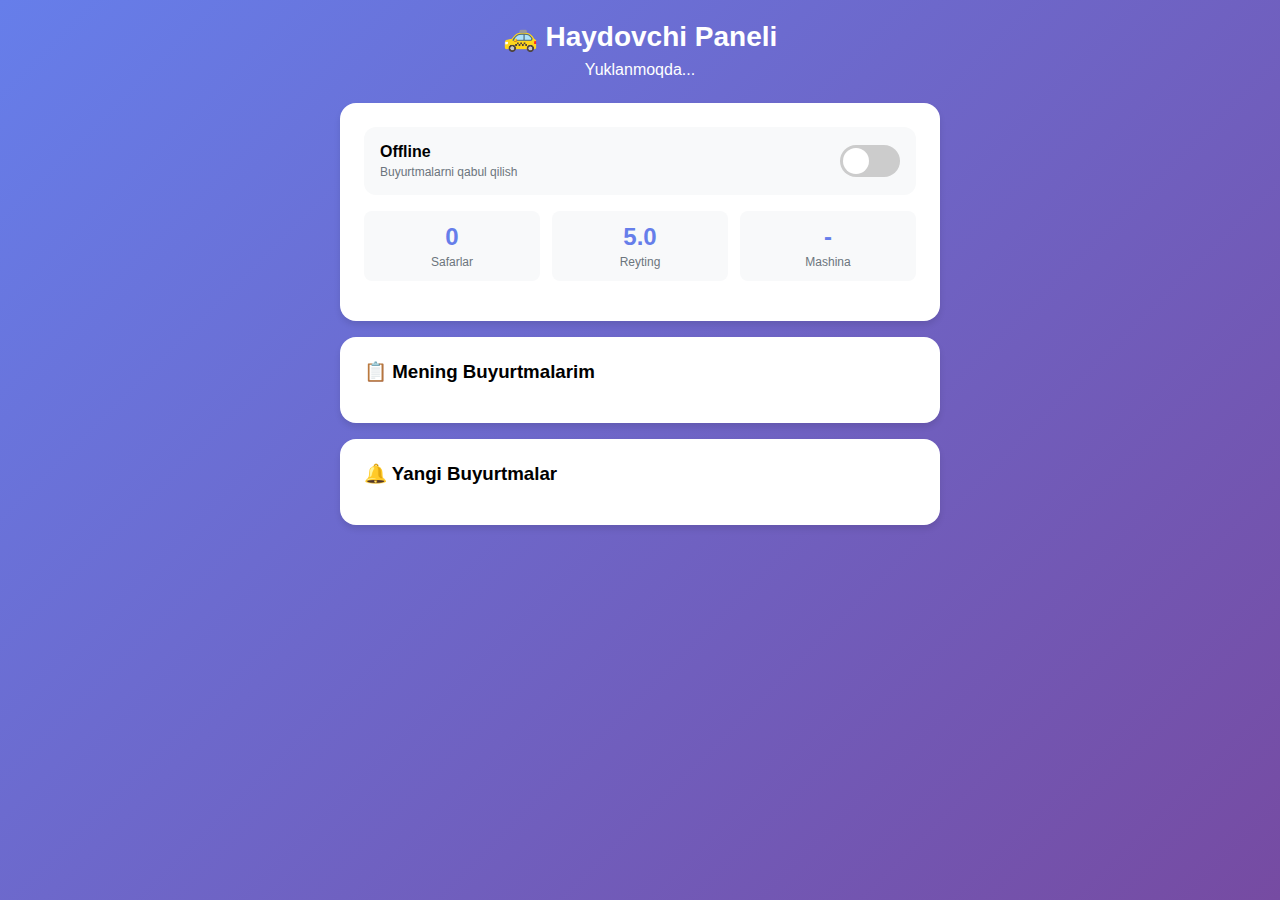
<file: driver.html>
<!DOCTYPE html>
<html lang="uz">
<head>
    <meta charset="UTF-8">
    <meta name="viewport" content="width=device-width, initial-scale=1.0">
    <title>Haydovchi Paneli - Mahalla Taxi</title>
    <link rel="stylesheet" href="https://cdnjs.cloudflare.com/ajax/libs/font-awesome/6.4.0/css/all.min.css">
    <style>
        * {
            margin: 0;
            padding: 0;
            box-sizing: border-box;
        }
        body {
            font-family: -apple-system, BlinkMacSystemFont, 'Segoe UI', Roboto, Oxygen, Ubuntu, Cantarell, sans-serif;
            background: linear-gradient(135deg, #667eea 0%, #764ba2 100%);
            min-height: 100vh;
            padding: 20px;
        }
        .container {
            max-width: 600px;
            margin: 0 auto;
        }
        .card {
            background: white;
            border-radius: 16px;
            padding: 24px;
            margin-bottom: 16px;
            box-shadow: 0 4px 6px rgba(0,0,0,0.1);
        }
        .header {
            text-align: center;
            color: white;
            margin-bottom: 24px;
        }
        .header h1 {
            font-size: 28px;
            margin-bottom: 8px;
        }
        .status-toggle {
            display: flex;
            align-items: center;
            justify-content: space-between;
            padding: 16px;
            background: #f8f9fa;
            border-radius: 12px;
            margin-bottom: 16px;
        }
        .toggle-switch {
            position: relative;
            width: 60px;
            height: 32px;
            background: #ccc;
            border-radius: 32px;
            cursor: pointer;
            transition: 0.3s;
        }
        .toggle-switch.active {
            background: #28a745;
        }
        .toggle-switch::after {
            content: '';
            position: absolute;
            width: 26px;
            height: 26px;
            background: white;
            border-radius: 50%;
            top: 3px;
            left: 3px;
            transition: 0.3s;
        }
        .toggle-switch.active::after {
            left: 31px;
        }
        .order-card {
            border: 2px solid #e9ecef;
            border-radius: 12px;
            padding: 16px;
            margin-bottom: 12px;
            transition: 0.3s;
        }
        .order-card:hover {
            border-color: #667eea;
            box-shadow: 0 2px 8px rgba(102, 126, 234, 0.2);
        }
        .order-header {
            display: flex;
            justify-content: space-between;
            align-items: center;
            margin-bottom: 12px;
        }
        .order-id {
            font-weight: bold;
            color: #667eea;
        }
        .order-price {
            font-size: 20px;
            font-weight: bold;
            color: #28a745;
        }
        .order-info {
            margin: 8px 0;
            color: #495057;
        }
        .order-info i {
            width: 20px;
            color: #667eea;
        }
        .btn {
            width: 100%;
            padding: 12px;
            border: none;
            border-radius: 8px;
            font-size: 16px;
            font-weight: 600;
            cursor: pointer;
            transition: 0.3s;
            margin-top: 8px;
        }
        .btn-accept {
            background: #28a745;
            color: white;
        }
        .btn-accept:hover {
            background: #218838;
        }
        .btn-complete {
            background: #007bff;
            color: white;
        }
        .btn-complete:hover {
            background: #0056b3;
        }
        .btn-cancel {
            background: #dc3545;
            color: white;
        }
        .btn-cancel:hover {
            background: #c82333;
        }
        .empty-state {
            text-align: center;
            padding: 40px 20px;
            color: #6c757d;
        }
        .empty-state i {
            font-size: 48px;
            margin-bottom: 16px;
            opacity: 0.3;
        }
        .stats {
            display: grid;
            grid-template-columns: repeat(3, 1fr);
            gap: 12px;
            margin-bottom: 16px;
        }
        .stat-item {
            text-align: center;
            padding: 12px;
            background: #f8f9fa;
            border-radius: 8px;
        }
        .stat-value {
            font-size: 24px;
            font-weight: bold;
            color: #667eea;
        }
        .stat-label {
            font-size: 12px;
            color: #6c757d;
            margin-top: 4px;
        }
        .loading {
            text-align: center;
            padding: 20px;
            color: #6c757d;
        }
    </style>
</head>
<body>
    <div class="container">
        <div class="header">
            <h1>🚕 Haydovchi Paneli</h1>
            <p id="driver-name">Yuklanmoqda...</p>
        </div>

        <div class="card">
            <div class="status-toggle">
                <div>
                    <strong id="status-text">Offline</strong>
                    <p style="font-size: 12px; color: #6c757d; margin-top: 4px;">Buyurtmalarni qabul qilish</p>
                </div>
                <div class="toggle-switch" id="online-toggle"></div>
            </div>

            <div class="stats">
                <div class="stat-item">
                    <div class="stat-value" id="total-trips">0</div>
                    <div class="stat-label">Safarlar</div>
                </div>
                <div class="stat-item">
                    <div class="stat-value" id="rating">5.0</div>
                    <div class="stat-label">Reyting</div>
                </div>
                <div class="stat-item">
                    <div class="stat-value" id="car-type">-</div>
                    <div class="stat-label">Mashina</div>
                </div>
            </div>
        </div>

        <div class="card">
            <h3 style="margin-bottom: 16px;">📋 Mening Buyurtmalarim</h3>
            <div id="my-orders"></div>
        </div>

        <div class="card">
            <h3 style="margin-bottom: 16px;">🔔 Yangi Buyurtmalar</h3>
            <div id="pending-orders"></div>
        </div>
    </div>

    <script src="https://telegram.org/js/telegram-web-app.js"></script>
    <script src="js/driver.js"></script>
</body>
</html>
</file>
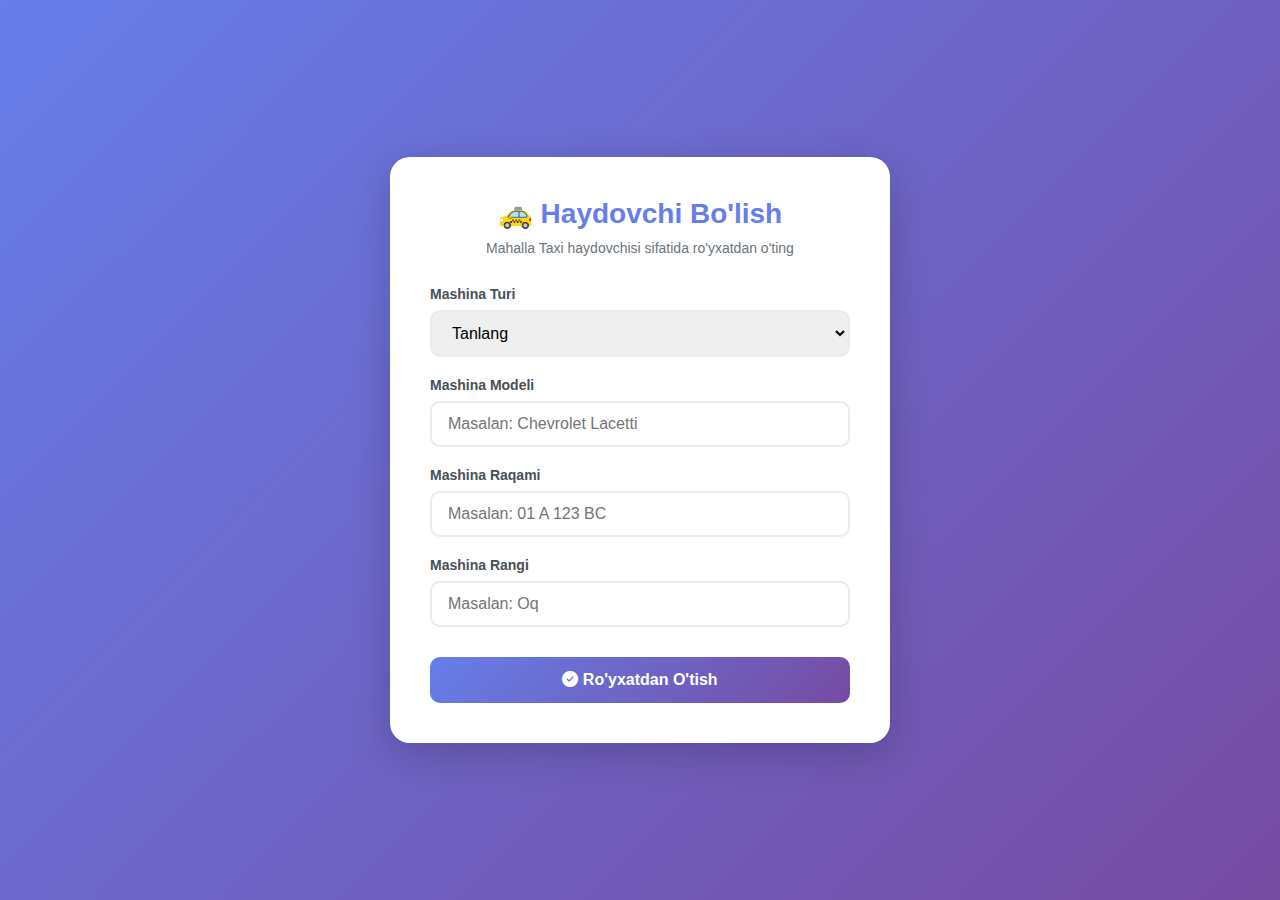
<file: register_driver.html>
<!DOCTYPE html>
<html lang="uz">
<head>
    <meta charset="UTF-8">
    <meta name="viewport" content="width=device-width, initial-scale=1.0">
    <title>Haydovchi Ro'yxatdan O'tish</title>
    <link rel="stylesheet" href="https://cdnjs.cloudflare.com/ajax/libs/font-awesome/6.4.0/css/all.min.css">
    <style>
        * {
            margin: 0;
            padding: 0;
            box-sizing: border-box;
        }
        body {
            font-family: -apple-system, BlinkMacSystemFont, 'Segoe UI', Roboto, sans-serif;
            background: linear-gradient(135deg, #667eea 0%, #764ba2 100%);
            min-height: 100vh;
            display: flex;
            align-items: center;
            justify-content: center;
            padding: 20px;
        }
        .container {
            max-width: 500px;
            width: 100%;
            background: white;
            border-radius: 20px;
            padding: 40px;
            box-shadow: 0 10px 40px rgba(0,0,0,0.2);
        }
        h1 {
            text-align: center;
            color: #667eea;
            margin-bottom: 10px;
            font-size: 28px;
        }
        .subtitle {
            text-align: center;
            color: #6c757d;
            margin-bottom: 30px;
            font-size: 14px;
        }
        .form-group {
            margin-bottom: 20px;
        }
        label {
            display: block;
            margin-bottom: 8px;
            color: #495057;
            font-weight: 600;
            font-size: 14px;
        }
        input, select {
            width: 100%;
            padding: 12px 16px;
            border: 2px solid #e9ecef;
            border-radius: 10px;
            font-size: 16px;
            transition: 0.3s;
        }
        input:focus, select:focus {
            outline: none;
            border-color: #667eea;
        }
        .btn {
            width: 100%;
            padding: 14px;
            background: linear-gradient(135deg, #667eea 0%, #764ba2 100%);
            color: white;
            border: none;
            border-radius: 10px;
            font-size: 16px;
            font-weight: 600;
            cursor: pointer;
            transition: 0.3s;
            margin-top: 10px;
        }
        .btn:hover {
            transform: translateY(-2px);
            box-shadow: 0 5px 20px rgba(102, 126, 234, 0.4);
        }
        .btn:disabled {
            opacity: 0.6;
            cursor: not-allowed;
        }
        .success-message {
            background: #d1e7dd;
            color: #0f5132;
            padding: 16px;
            border-radius: 10px;
            margin-bottom: 20px;
            display: none;
        }
        .error-message {
            background: #f8d7da;
            color: #842029;
            padding: 16px;
            border-radius: 10px;
            margin-bottom: 20px;
            display: none;
        }
    </style>
</head>
<body>
    <div class="container">
        <h1>🚕 Haydovchi Bo'lish</h1>
        <p class="subtitle">Mahalla Taxi haydovchisi sifatida ro'yxatdan o'ting</p>

        <div class="success-message" id="success-msg"></div>
        <div class="error-message" id="error-msg"></div>

        <form id="driver-form">
            <div class="form-group">
                <label>Mashina Turi</label>
                <select id="car-type" required>
                    <option value="">Tanlang</option>
                    <option value="Ekonom">Ekonom</option>
                    <option value="Komfort">Komfort</option>
                    <option value="Business">Business</option>
                </select>
            </div>

            <div class="form-group">
                <label>Mashina Modeli</label>
                <input type="text" id="car-model" placeholder="Masalan: Chevrolet Lacetti" required>
            </div>

            <div class="form-group">
                <label>Mashina Raqami</label>
                <input type="text" id="car-number" placeholder="Masalan: 01 A 123 BC" required>
            </div>

            <div class="form-group">
                <label>Mashina Rangi</label>
                <input type="text" id="car-color" placeholder="Masalan: Oq" required>
            </div>

            <button type="submit" class="btn" id="submit-btn">
                <i class="fas fa-check-circle"></i> Ro'yxatdan O'tish
            </button>
        </form>
    </div>

    <script src="https://telegram.org/js/telegram-web-app.js"></script>
    <script>
        const tg = window.Telegram.WebApp;
        tg.expand();

        const API_URL = 'https://mahallaai.bigsaver.ru/api/index.php';
        const form = document.getElementById('driver-form');
        const submitBtn = document.getElementById('submit-btn');

        form.addEventListener('submit', async (e) => {
            e.preventDefault();

            const userId = tg.initDataUnsafe?.user?.id || localStorage.getItem('test_user_id') || 1;

            const data = {
                action: 'register_driver',
                user_id: userId,
                car_type: document.getElementById('car-type').value,
                car_model: document.getElementById('car-model').value,
                car_number: document.getElementById('car-number').value,
                car_color: document.getElementById('car-color').value
            };

            submitBtn.disabled = true;
            submitBtn.innerHTML = '<i class="fas fa-spinner fa-spin"></i> Yuklanmoqda...';

            try {
                const response = await fetch(API_URL, {
                    method: 'POST',
                    headers: { 'Content-Type': 'application/json' },
                    body: JSON.stringify(data)
                });

                const result = await response.json();

                if (result.status === 'success') {
                    document.getElementById('success-msg').style.display = 'block';
                    document.getElementById('success-msg').textContent = '✅ Muvaffaqiyatli ro\'yxatdan o\'tdingiz! Haydovchi paneliga o\'tishingiz mumkin.';
                    form.reset();
                    
                    setTimeout(() => {
                        window.location.href = 'driver.html';
                    }, 2000);
                } else {
                    document.getElementById('error-msg').style.display = 'block';
                    document.getElementById('error-msg').textContent = result.message || 'Xatolik yuz berdi!';
                }
            } catch (error) {
                document.getElementById('error-msg').style.display = 'block';
                document.getElementById('error-msg').textContent = 'Server bilan bog\'lanishda xatolik!';
            } finally {
                submitBtn.disabled = false;
                submitBtn.innerHTML = '<i class="fas fa-check-circle"></i> Ro\'yxatdan O\'tish';
            }
        });
    </script>
</body>
</html>
</file>
